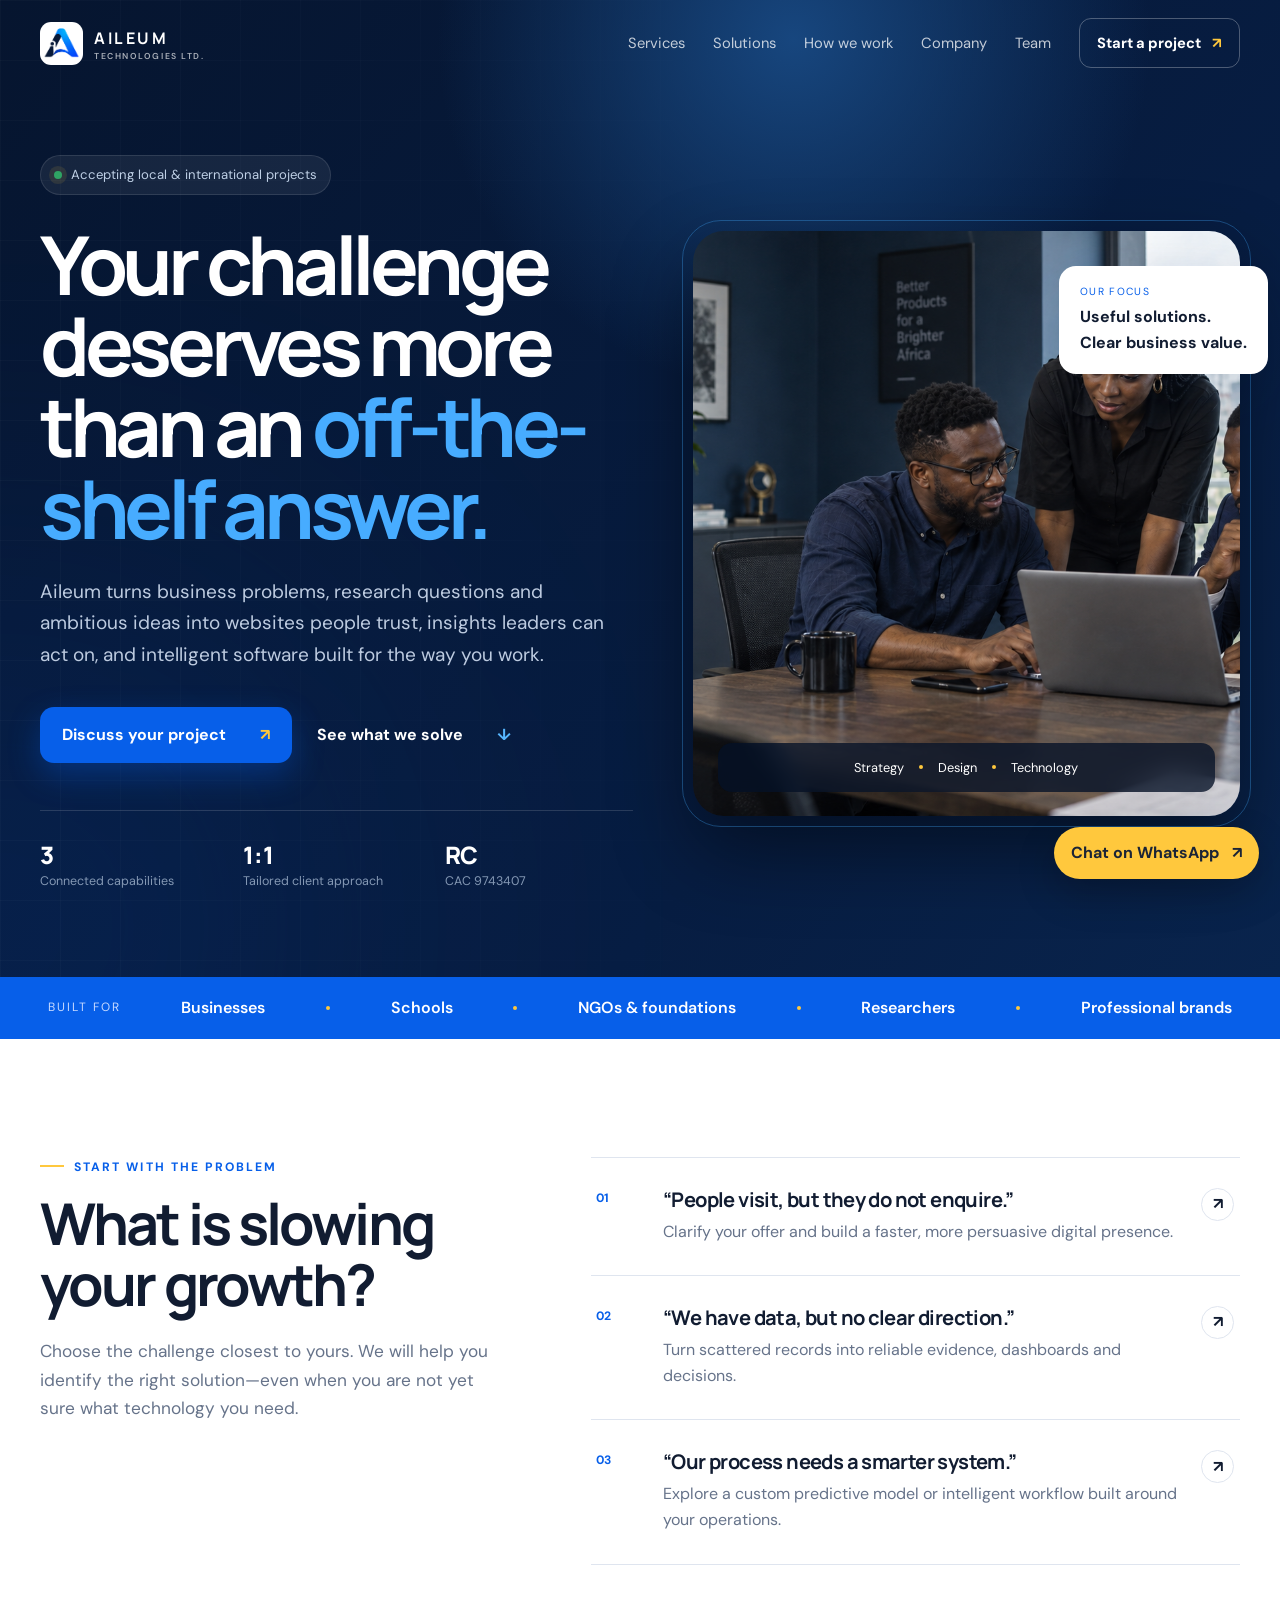
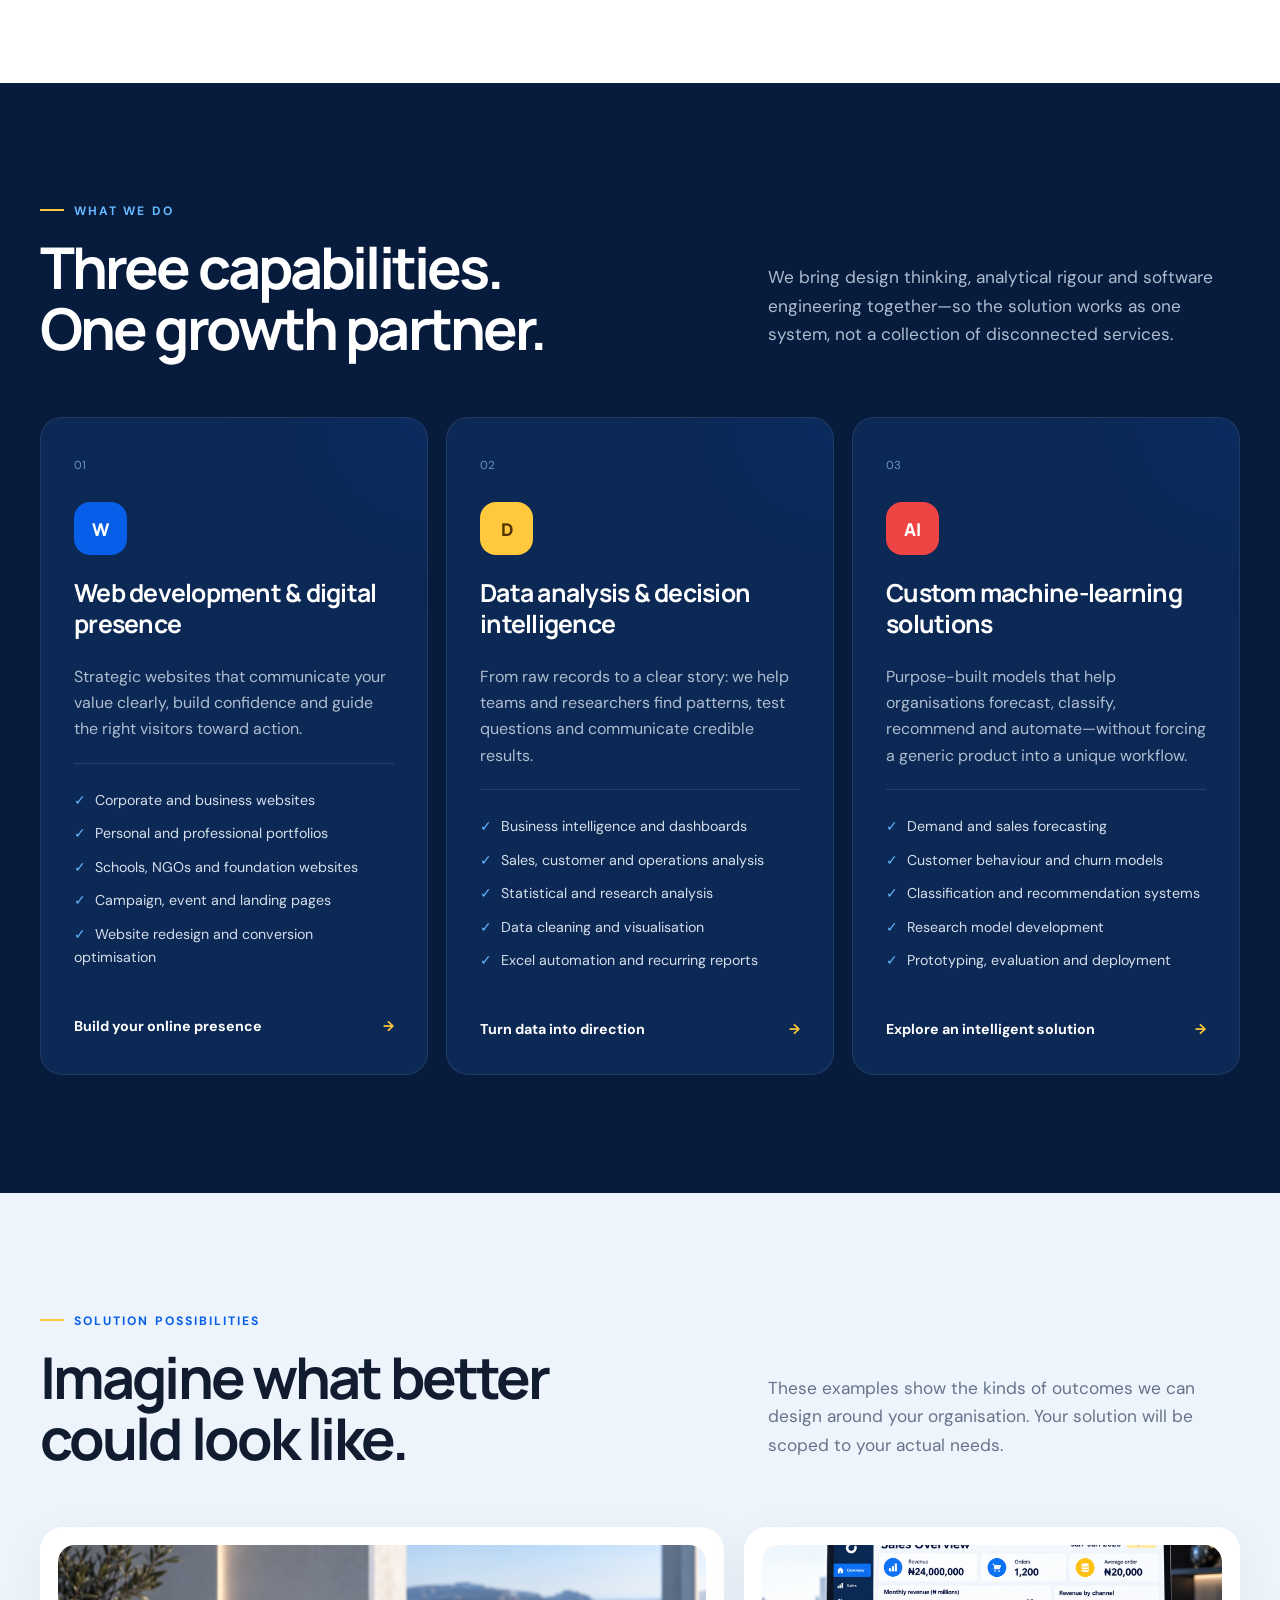
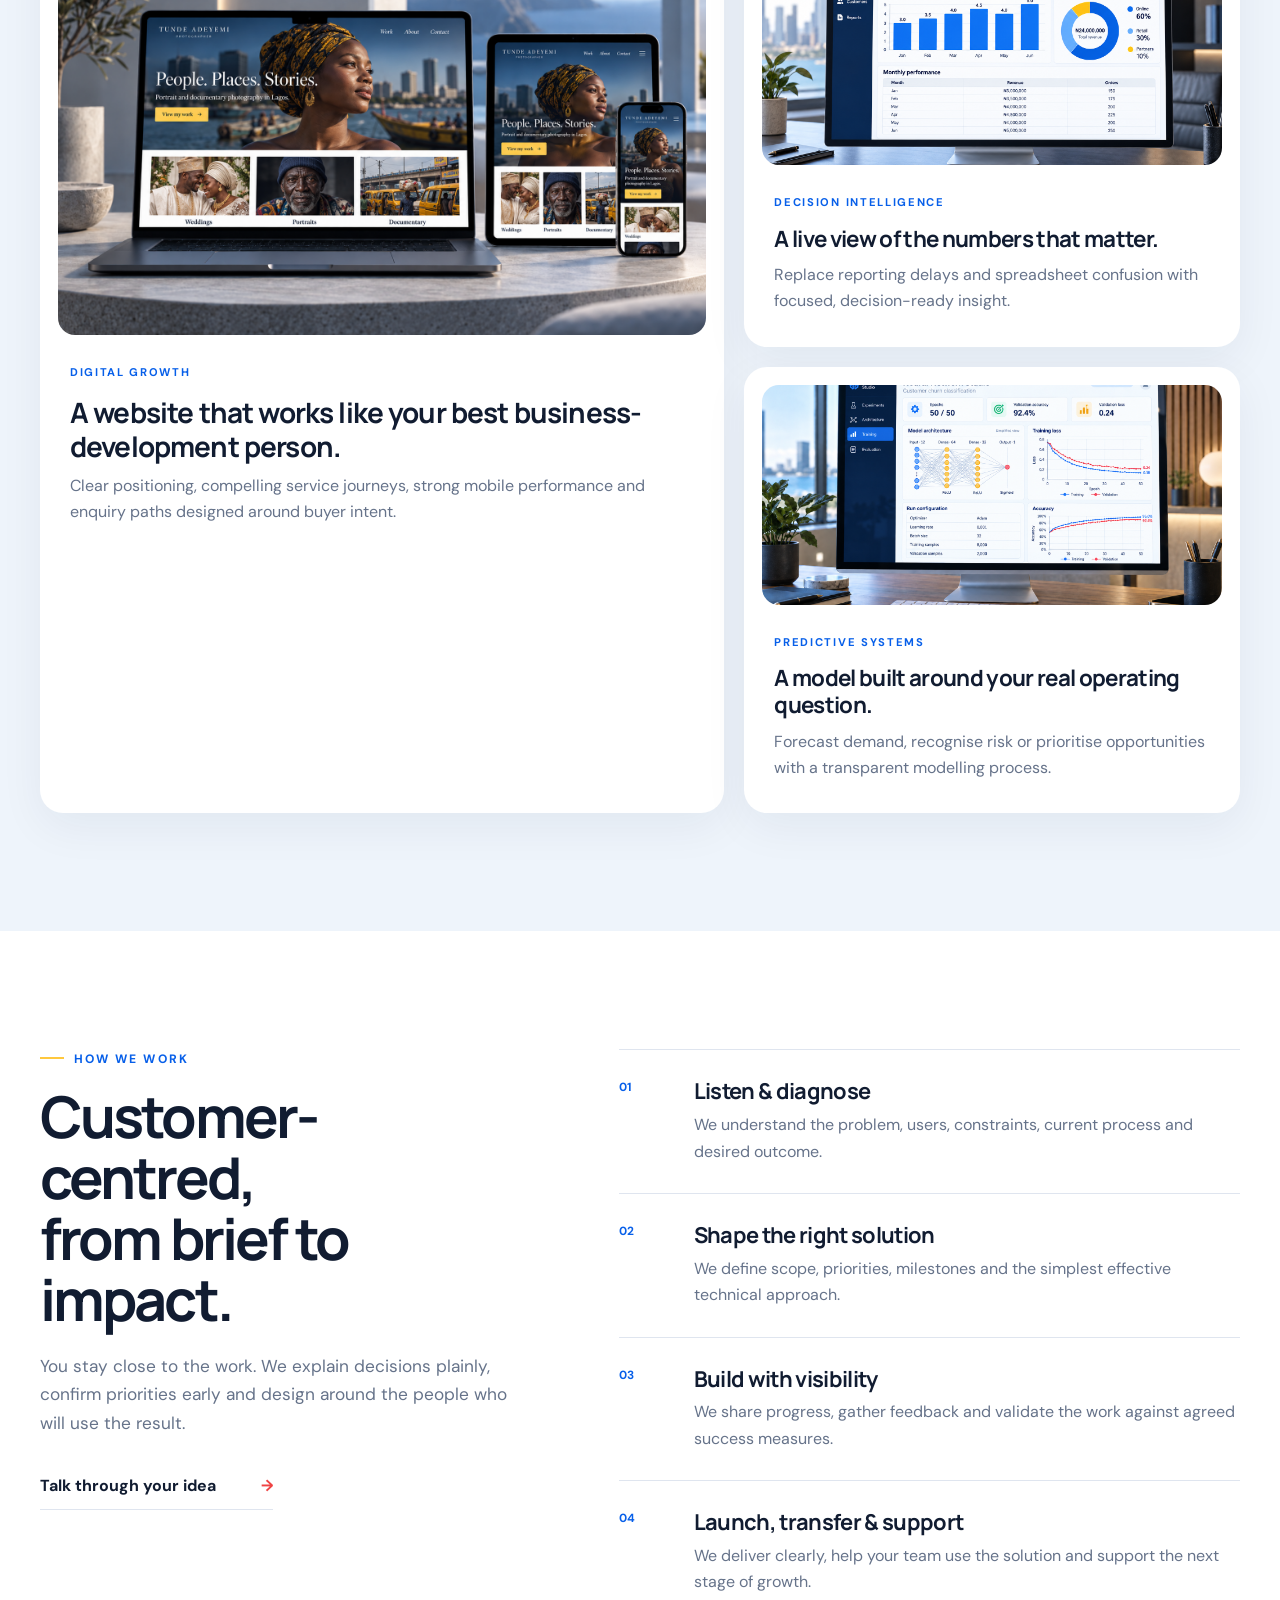
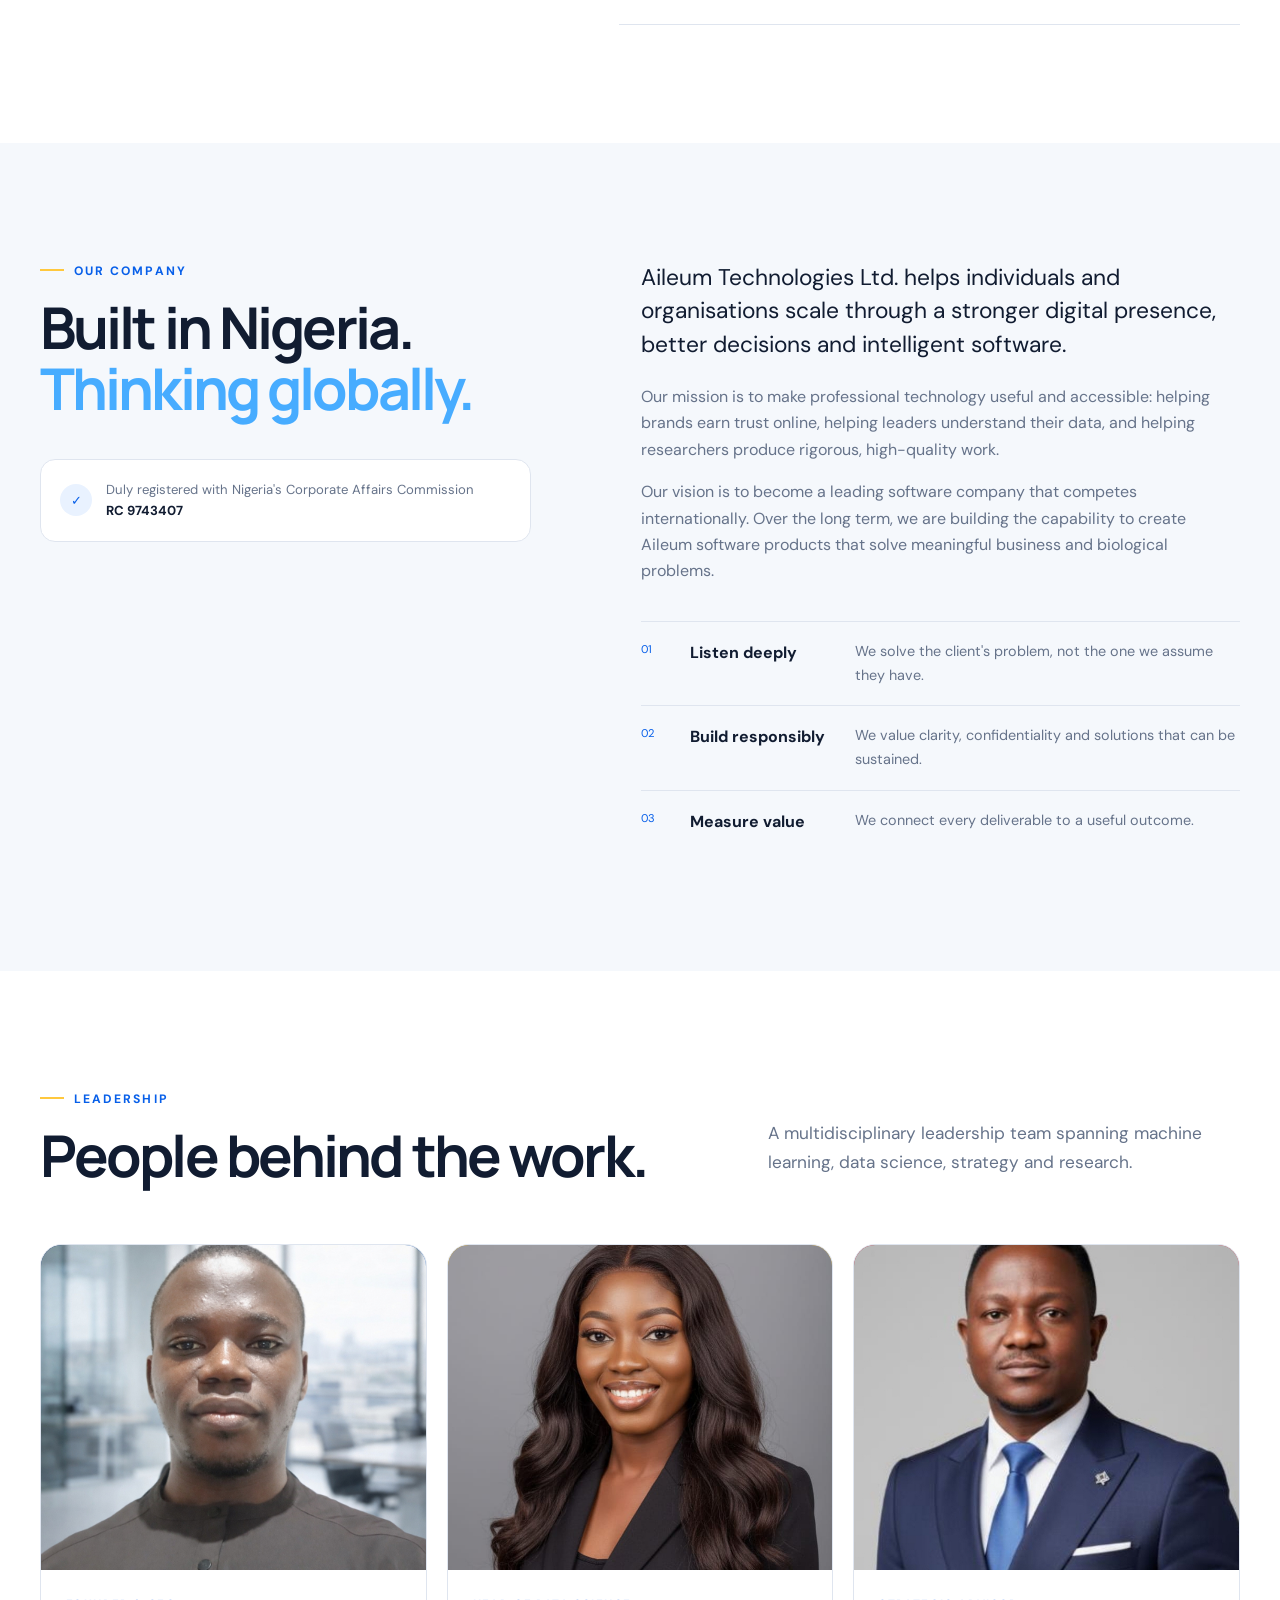
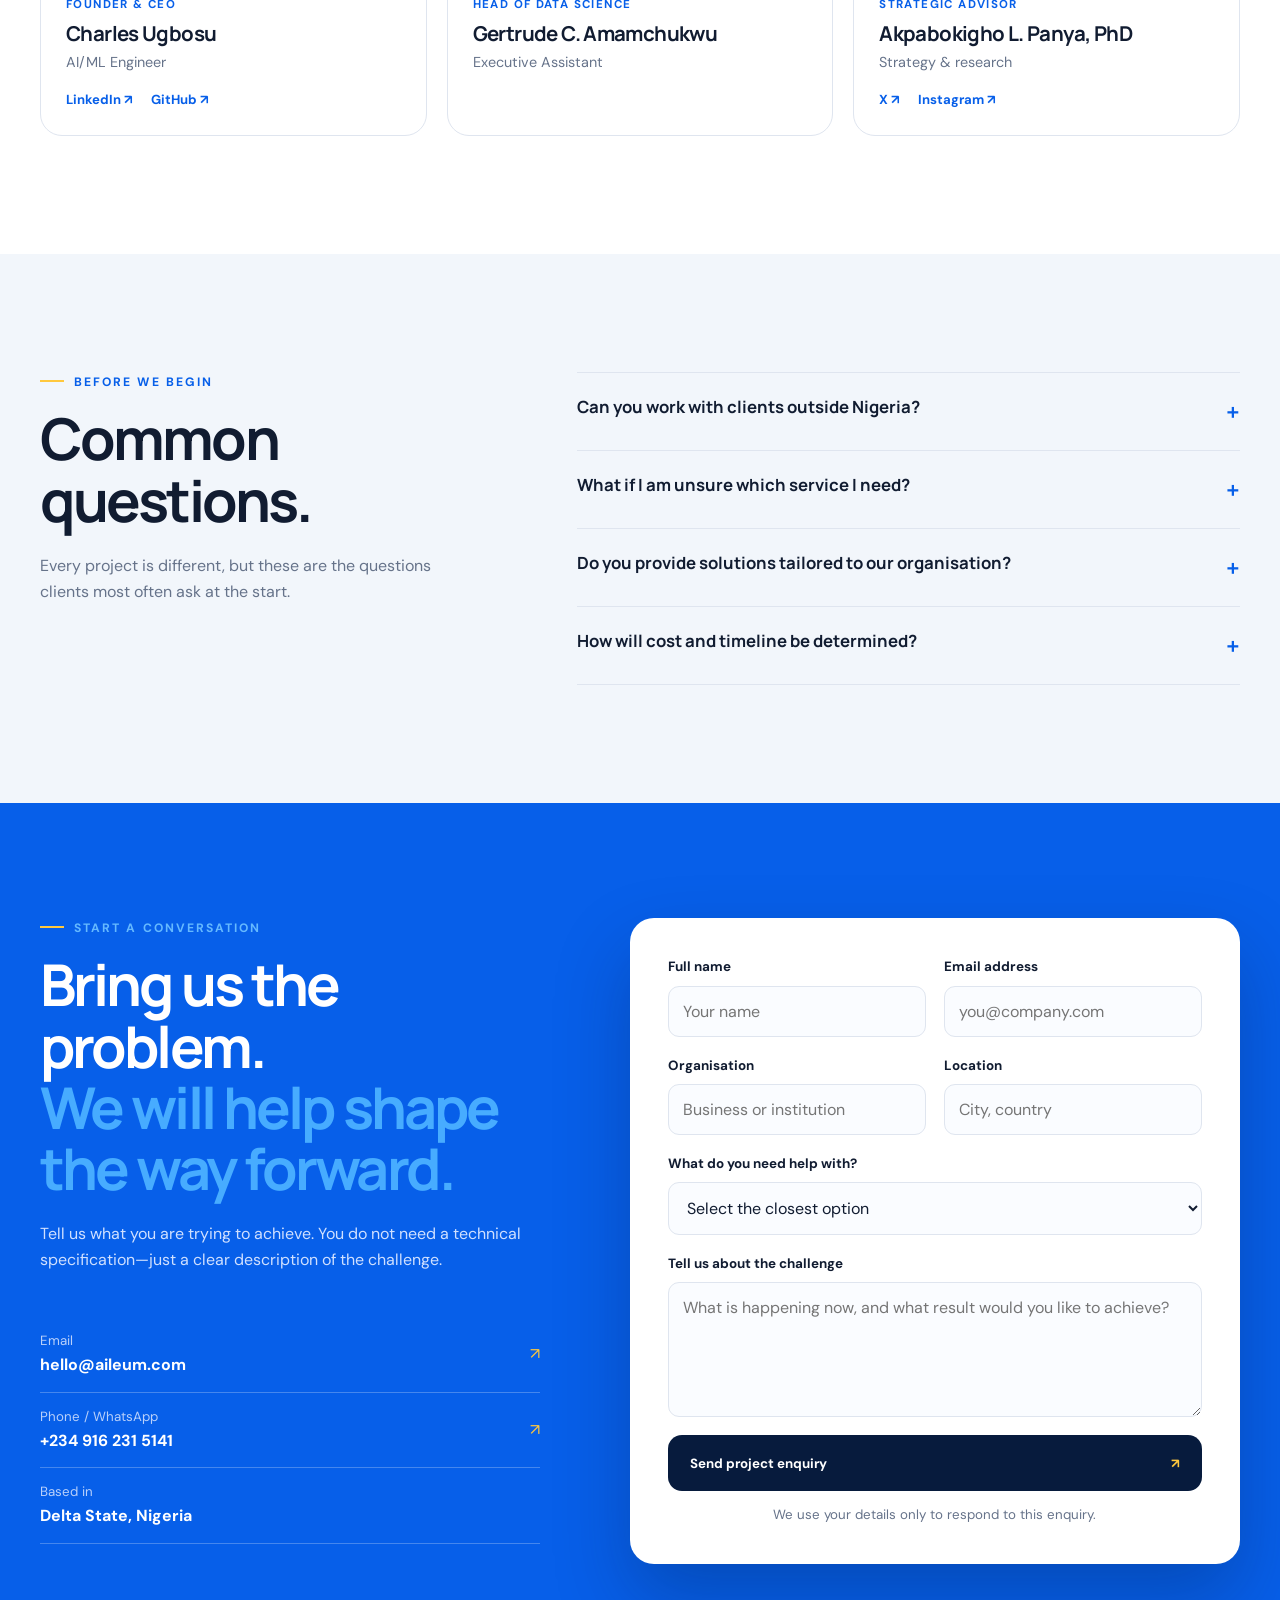
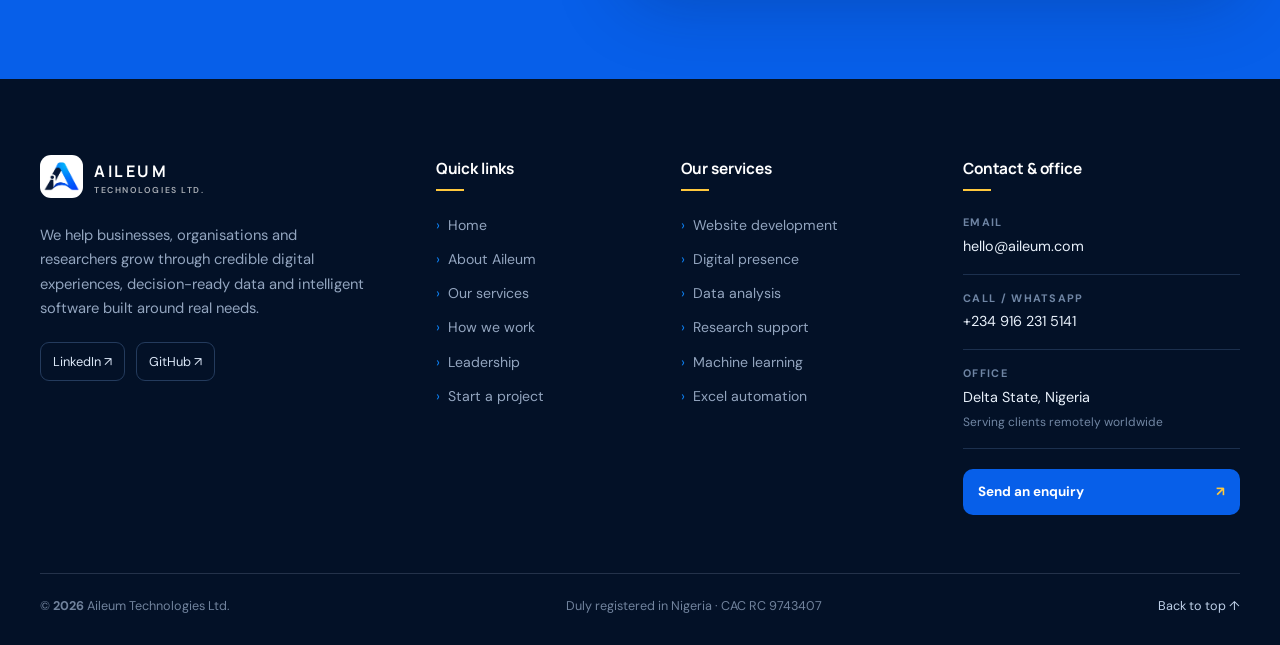
<file: index.html>
<!doctype html>
<html lang="en">
  <head>
    <meta charset="utf-8" />
    <meta name="viewport" content="width=device-width, initial-scale=1" />
    <meta
      name="description"
      content="Aileum Technologies builds high-converting websites, delivers decision-ready data analysis, and develops custom machine-learning solutions for organisations and researchers."
    />
    <meta name="theme-color" content="#071b3d" />
    <link rel="canonical" href="https://aileum.com/" />
    <link rel="preconnect" href="https://fonts.googleapis.com" />
    <link rel="preconnect" href="https://fonts.gstatic.com" crossorigin />

<!-- Google Tag Manager -->
<script>(function(w,d,s,l,i){w[l]=w[l]||[];w[l].push({'gtm.start':
new Date().getTime(),event:'gtm.js'});var f=d.getElementsByTagName(s)[0],
j=d.createElement(s),dl=l!='dataLayer'?'&l='+l:'';j.async=true;j.src=
'https://www.googletagmanager.com/gtm.js?id='+i+dl;f.parentNode.insertBefore(j,f);
})(window,document,'script','dataLayer','GTM-M5GXSX4R');</script>
<!-- End Google Tag Manager -->

<!-- Google tag (gtag.js) -->
<script async src="https://www.googletagmanager.com/gtag/js?id=G-2WQBW3ZG41"></script>
<script>
  window.dataLayer = window.dataLayer || [];
  function gtag(){dataLayer.push(arguments);}
  gtag('js', new Date());

  gtag('config', 'G-2WQBW3ZG41');
</script>

    <link
      href="https://fonts.googleapis.com/css2?family=DM+Sans:wght@400;500;600;700&family=Manrope:wght@600;700;800&display=swap"
      rel="stylesheet"
    />
    <!-- ===== FAVICONS & APP ICONS ===== -->
    <!-- Standard favicon -->
    <link rel="icon" type="image/png" sizes="16x16" href="favicon-16x16.png" />
    <link rel="icon" type="image/png" sizes="32x32" href="favicon-32x32.png" />
    <link rel="shortcut icon" href="favicon.ico" />
    
    <!-- Apple Touch Icon (for iOS devices) -->
    <link rel="apple-touch-icon" sizes="180x180" href="apple-touch-icon.png" />
    
    <!-- Android Chrome icons -->
    <link rel="icon" type="image/png" sizes="192x192" href="android-chrome-192x192.png" />
    <link rel="icon" type="image/png" sizes="512x512" href="android-chrome-512x512.png" />
    
    <!-- Web App Manifest (for PWA support) -->
    <!--<link rel="manifest" href="site.webmanifest" /> -->
    
    <link rel="stylesheet" href="assets/css/style.css" />
    <title>Aileum Technologies | Web, Data & Machine Learning Solutions</title>
  </head>
  <body>

<!-- Google Tag Manager (noscript) -->
<noscript><iframe src="https://www.googletagmanager.com/ns.html?id=GTM-M5GXSX4R"
height="0" width="0" style="display:none;visibility:hidden"></iframe></noscript>
<!-- End Google Tag Manager (noscript) -->

    <a class="skip-link" href="#main">Skip to main content</a>
    <header class="site-header" id="top">
      <div class="container navbar">
        <a class="logo" href="#top" aria-label="Aileum Technologies home">
          <img src="images/aileum.png" alt="" onerror="this.hidden=true" />
          <span><strong>AILEUM</strong><small>TECHNOLOGIES LTD.</small></span>
        </a>
        <button
          class="menu-toggle"
          aria-expanded="false"
          aria-controls="main-nav"
        >
          <span></span><span></span><span></span
          ><b class="sr-only">Open menu</b>
        </button>
        <nav id="main-nav" aria-label="Main navigation">
          <a href="#services">Services</a><a href="#solutions">Solutions</a
          ><a href="#process">How we work</a><a href="#about">Company</a
          ><a href="#team">Team</a>
          <a class="nav-cta" href="#contact">Start a project <span>↗</span></a>
        </nav>
      </div>
    </header>

    <main id="main">
      <section class="hero">
        <div class="container hero-grid">
          <div class="hero-content reveal">
            <div class="availability">
              <i></i> Accepting local &amp; international projects
            </div>
            <h1>
              Your challenge deserves more than an
              <em>off-the-shelf answer.</em>
            </h1>
            <p class="hero-lead">
              Aileum turns business problems, research questions and ambitious
              ideas into websites people trust, insights leaders can act on, and
              intelligent software built for the way you work.
            </p>
            <div class="hero-actions">
              <a class="btn btn-primary" href="#contact"
                >Discuss your project <span>↗</span></a
              ><a class="btn btn-link" href="#services"
                >See what we solve <span>↓</span></a
              >
            </div>
            <div class="hero-proof">
              <div><strong>3</strong><span>Connected capabilities</span></div>
              <div>
                <strong>1:1</strong><span>Tailored client approach</span>
              </div>
              <div><strong>RC</strong><span>CAC 9743407</span></div>
            </div>
          </div>
          <div class="hero-visual reveal">
            <img
              src="images/aileum-team-hero.png"
              alt="African technology professionals collaborating on an analytics solution"
              width="1792"
              height="919"
            />
            <div class="visual-caption">
              <span>Strategy</span><i></i><span>Design</span><i></i
              ><span>Technology</span>
            </div>
            <div class="result-card">
              <small>Our focus</small
              ><strong>Useful solutions.<br />Clear business value.</strong>
            </div>
          </div>
        </div>
      </section>

      <section class="client-bar" aria-label="Who we serve">
          <div class="client-bar-track">
            <div class="client-bar-group">
              <span>Built for</span>
              <p>Businesses</p>
              <i></i>
              <p>Schools</p>
              <i></i>
              <p>NGOs &amp; foundations</p>
              <i></i>
              <p>Researchers</p>
              <i></i>
              <p>Professional brands</p>
            </div>
        
            <!-- Duplicate content creates a seamless loop. -->
            <div class="client-bar-group" aria-hidden="true">
              <span>Built for</span>
              <p>Businesses</p>
              <i></i>
              <p>Schools</p>
              <i></i>
              <p>NGOs &amp; foundations</p>
              <i></i>
              <p>Researchers</p>
              <i></i>
              <p>Professional brands</p>
            </div>
          </div>
      </section>

      <section class="section problem-section">
        <div class="container problem-grid">
          <div class="section-intro reveal">
            <p class="eyebrow">Start with the problem</p>
            <h2>What is slowing your growth?</h2>
            <p>
              Choose the challenge closest to yours. We will help you identify
              the right solution—even when you are not yet sure what technology
              you need.
            </p>
          </div>
          <div class="problem-list">
            <a class="problem reveal" href="#contact"
              ><span>01</span>
              <div>
                <h3>“People visit, but they do not enquire.”</h3>
                <p>
                  Clarify your offer and build a faster, more persuasive digital
                  presence.
                </p>
              </div>
              <b>↗</b></a
            >
            <a class="problem reveal" href="#contact"
              ><span>02</span>
              <div>
                <h3>“We have data, but no clear direction.”</h3>
                <p>
                  Turn scattered records into reliable evidence, dashboards and
                  decisions.
                </p>
              </div>
              <b>↗</b></a
            >
            <a class="problem reveal" href="#contact"
              ><span>03</span>
              <div>
                <h3>“Our process needs a smarter system.”</h3>
                <p>
                  Explore a custom predictive model or intelligent workflow
                  built around your operations.
                </p>
              </div>
              <b>↗</b></a
            >
          </div>
        </div>
      </section>

      <section class="section services" id="services">
        <div class="container">
          <div class="heading-row reveal">
            <div>
              <p class="eyebrow eyebrow-light">What we do</p>
              <h2>Three capabilities.<br />One growth partner.</h2>
            </div>
            <p>
              We bring design thinking, analytical rigour and software
              engineering together—so the solution works as one system, not a
              collection of disconnected services.
            </p>
          </div>
          <div class="service-grid">
            <article class="service-card reveal">
              <span class="number">01</span>
              <div class="service-symbol">W</div>
              <h3>Web development &amp; digital presence</h3>
              <p>
                Strategic websites that communicate your value clearly, build
                confidence and guide the right visitors toward action.
              </p>
              <ul>
                <li>Corporate and business websites</li>
                <li>Personal and professional portfolios</li>
                <li>Schools, NGOs and foundation websites</li>
                <li>Campaign, event and landing pages</li>
                <li>Website redesign and conversion optimisation</li>
              </ul>
              <a href="#contact">Build your online presence <span>→</span></a>
            </article>
            <article class="service-card reveal">
              <span class="number">02</span>
              <div class="service-symbol">D</div>
              <h3>Data analysis &amp; decision intelligence</h3>
              <p>
                From raw records to a clear story: we help teams and researchers
                find patterns, test questions and communicate credible results.
              </p>
              <ul>
                <li>Business intelligence and dashboards</li>
                <li>Sales, customer and operations analysis</li>
                <li>Statistical and research analysis</li>
                <li>Data cleaning and visualisation</li>
                <li>Excel automation and recurring reports</li>
              </ul>
              <a href="#contact">Turn data into direction <span>→</span></a>
            </article>
            <article class="service-card reveal">
              <span class="number">03</span>
              <div class="service-symbol">AI</div>
              <h3>Custom machine-learning solutions</h3>
              <p>
                Purpose-built models that help organisations forecast, classify,
                recommend and automate—without forcing a generic product into a
                unique workflow.
              </p>
              <ul>
                <li>Demand and sales forecasting</li>
                <li>Customer behaviour and churn models</li>
                <li>Classification and recommendation systems</li>
                <li>Research model development</li>
                <li>Prototyping, evaluation and deployment</li>
              </ul>
              <a href="#contact"
                >Explore an intelligent solution <span>→</span></a
              >
            </article>
          </div>
        </div>
      </section>

      <section class="section solutions" id="solutions">
        <div class="container">
          <div class="heading-row dark reveal">
            <div>
              <p class="eyebrow">Solution possibilities</p>
              <h2>Imagine what better<br />could look like.</h2>
            </div>
            <p>
              These examples show the kinds of outcomes we can design around
              your organisation. Your solution will be scoped to your actual
              needs.
            </p>
          </div>
          <div class="solution-grid">
            <article class="solution-card large reveal">
              <img
                class="solution-image"
                src="images/solution-web-development.png"
                alt="Responsive business website displayed on a laptop, tablet and mobile phone"
                loading="lazy"
              />
              <div class="solution-copy">
                <span>Digital growth</span>
                <h3>
                  A website that works like your best business-development
                  person.
                </h3>
                <p>
                  Clear positioning, compelling service journeys, strong mobile
                  performance and enquiry paths designed around buyer intent.
                </p>
              </div>
            </article>
            <article class="solution-card reveal">
              <img
                class="solution-image"
                src="images/solution-data-dashboard.png"
                alt="Business intelligence dashboard with performance charts and key indicators"
                loading="lazy"
              />
              <div class="solution-copy">
                <span>Decision intelligence</span>
                <h3>A live view of the numbers that matter.</h3>
                <p>
                  Replace reporting delays and spreadsheet confusion with
                  focused, decision-ready insight.
                </p>
              </div>
            </article>
            <article class="solution-card reveal">
              <img
                class="solution-image"
                src="images/solution-machine-learning.png"
                alt="Machine-learning prediction workflow and forecast visualisation"
                loading="lazy"
              />
              <div class="solution-copy">
                <span>Predictive systems</span>
                <h3>A model built around your real operating question.</h3>
                <p>
                  Forecast demand, recognise risk or prioritise opportunities
                  with a transparent modelling process.
                </p>
              </div>
            </article>
          </div>
        </div>
      </section>

      <section class="section process" id="process">
        <div class="container process-grid">
          <div class="process-intro reveal">
            <p class="eyebrow">How we work</p>
            <h2>Customer-centred,<br />from brief to impact.</h2>
            <p>
              You stay close to the work. We explain decisions plainly, confirm
              priorities early and design around the people who will use the
              result.
            </p>
            <a class="inline-link" href="#contact"
              >Talk through your idea <span>→</span></a
            >
          </div>
          <ol class="process-list">
            <li class="reveal">
              <b>01</b>
              <div>
                <h3>Listen &amp; diagnose</h3>
                <p>
                  We understand the problem, users, constraints, current process
                  and desired outcome.
                </p>
              </div>
            </li>
            <li class="reveal">
              <b>02</b>
              <div>
                <h3>Shape the right solution</h3>
                <p>
                  We define scope, priorities, milestones and the simplest
                  effective technical approach.
                </p>
              </div>
            </li>
            <li class="reveal">
              <b>03</b>
              <div>
                <h3>Build with visibility</h3>
                <p>
                  We share progress, gather feedback and validate the work
                  against agreed success measures.
                </p>
              </div>
            </li>
            <li class="reveal">
              <b>04</b>
              <div>
                <h3>Launch, transfer &amp; support</h3>
                <p>
                  We deliver clearly, help your team use the solution and
                  support the next stage of growth.
                </p>
              </div>
            </li>
          </ol>
        </div>
      </section>

      <section class="section about" id="about">
        <div class="container about-grid">
          <div class="about-title reveal">
            <p class="eyebrow">Our company</p>
            <h2>Built in Nigeria.<br /><em>Thinking globally.</em></h2>
            <div class="registered">
              <i>✓</i
              ><span
                >Duly registered with Nigeria's Corporate Affairs Commission<br /><strong
                  >RC 9743407</strong
                ></span
              >
            </div>
          </div>
          <div class="about-content reveal">
            <p class="lead">
              Aileum Technologies Ltd. helps individuals and organisations scale
              through a stronger digital presence, better decisions and
              intelligent software.
            </p>
            <p>
              Our mission is to make professional technology useful and
              accessible: helping brands earn trust online, helping leaders
              understand their data, and helping researchers produce rigorous,
              high-quality work.
            </p>
            <p>
              Our vision is to become a leading software company that competes
              internationally. Over the long term, we are building the
              capability to create Aileum software products that solve
              meaningful business and biological problems.
            </p>
            <div class="principles">
              <div>
                <span>01</span><strong>Listen deeply</strong>
                <p>
                  We solve the client's problem, not the one we assume they
                  have.
                </p>
              </div>
              <div>
                <span>02</span><strong>Build responsibly</strong>
                <p>
                  We value clarity, confidentiality and solutions that can be
                  sustained.
                </p>
              </div>
              <div>
                <span>03</span><strong>Measure value</strong>
                <p>We connect every deliverable to a useful outcome.</p>
              </div>
            </div>
          </div>
        </div>
      </section>

      <section class="section team" id="team">
        <div class="container">
          <div class="heading-row dark reveal">
            <div>
              <p class="eyebrow">Leadership</p>
              <h2>People behind the work.</h2>
            </div>
            <p>
              A multidisciplinary leadership team spanning machine learning,
              data science, strategy and research.
            </p>
          </div>
          <div class="team-grid">
            <article class="person reveal">
              <div class="person-photo">
                <img
                  src="images/charles_ugbosu.png"
                  alt="Charles Ugbosu"
                  loading="lazy"
                /><span>CU</span>
              </div>
              <div class="person-info">
                <p>Founder &amp; CEO</p>
                <h3>Charles Ugbosu</h3>
                <span>AI/ML Engineer</span>
                <div>
                  <a
                    href="https://www.linkedin.com/in/charles-ugbosu-269150221"
                    target="_blank"
                    rel="noopener"
                    >LinkedIn ↗</a
                  ><a
                    href="https://github.com/Uczas"
                    target="_blank"
                    rel="noopener"
                    >GitHub ↗</a
                  >
                </div>
              </div>
            </article>
            <article class="person reveal">
              <div class="person-photo yellow">
                <img
                  src="images/gertrude.jpg"
                  alt="Gertrude C. Amamchukwu"
                  loading="lazy"
                /><span>GA</span>
              </div>
              <div class="person-info">
                <p>Head of Data Science</p>
                <h3>Gertrude C. Amamchukwu</h3>
                <span>Executive Assistant</span>
              </div>
            </article>
            <article class="person reveal">
              <div class="person-photo red">
                <img
                  src="images/panya.jpg"
                  alt="Akpabokigho L. Panya"
                  loading="lazy"
                /><span>AP</span>
              </div>
              <div class="person-info">
                <p>Strategic Advisor</p>
                <h3>Akpabokigho L. Panya, PhD</h3>
                <span>Strategy &amp; research</span>
                <div>
                  <a
                    href="https://x.com/IghoLight"
                    target="_blank"
                    rel="noopener"
                    >X ↗</a
                  ><a
                    href="https://www.instagram.com/igholight123"
                    target="_blank"
                    rel="noopener"
                    >Instagram ↗</a
                  >
                </div>
              </div>
            </article>
          </div>
        </div>
      </section>

      <section class="section faq">
        <div class="container faq-grid">
          <div class="reveal">
            <p class="eyebrow">Before we begin</p>
            <h2>Common questions.</h2>
            <p>
              Every project is different, but these are the questions clients
              most often ask at the start.
            </p>
          </div>
          <div class="accordion">
            <details class="reveal">
              <summary>
                Can you work with clients outside Nigeria?<span>+</span>
              </summary>
              <p>
                Yes. Our process supports remote discovery, reviews and
                delivery, making it practical to work with clients locally and
                internationally.
              </p>
            </details>
            <details class="reveal">
              <summary>
                What if I am unsure which service I need?<span>+</span>
              </summary>
              <p>
                That is completely fine. Describe the problem and the outcome
                you want. We will help determine whether the best response is a
                website, analysis, model or a combination.
              </p>
            </details>
            <details class="reveal">
              <summary>
                Do you provide solutions tailored to our organisation?<span
                  >+</span
                >
              </summary>
              <p>
                Yes. Customer-centred delivery is central to our approach.
                Scope, features and technical choices are based on your users,
                processes, constraints and priorities.
              </p>
            </details>
            <details class="reveal">
              <summary>
                How will cost and timeline be determined?<span>+</span>
              </summary>
              <p>
                After an initial discussion, we define the scope and provide a
                clear proposal. Cost and timing depend on complexity, content
                readiness, integrations, data condition and delivery
                requirements.
              </p>
            </details>
          </div>
        </div>
      </section>

      <section class="contact" id="contact">
        <div class="container contact-grid">
          <div class="contact-copy reveal">
            <p class="eyebrow eyebrow-light">Start a conversation</p>
            <h2>
              Bring us the problem.<br /><em
                >We will help shape the way forward.</em
              >
            </h2>
            <p>
              Tell us what you are trying to achieve. You do not need a
              technical specification—just a clear description of the challenge.
            </p>
            <div class="contact-details">
              <a href="mailto:hello@aileum.com"
                ><small>Email</small><strong>hello@aileum.com</strong
                ><span>↗</span></a
              ><a href="tel:+2349162315141"
                ><small>Phone / WhatsApp</small
                ><strong>+234 916 231 5141</strong><span>↗</span></a
              >
              <div>
                <small>Based in</small><strong>Delta State, Nigeria</strong>
              </div>
            </div>
          </div>
          <form
            class="project-form reveal"
            action="https://formspree.io/f/xwlkkyrv"
            method="POST"
          >
            <div class="form-row">
              <label
                >Full name<input
                  type="text"
                  name="name"
                  autocomplete="name"
                  placeholder="Your name"
                  required /></label
              ><label
                >Email address<input
                  type="email"
                  name="email"
                  autocomplete="email"
                  placeholder="you@company.com"
                  required
              /></label>
            </div>
            <div class="form-row">
              <label
                >Organisation<input
                  type="text"
                  name="organisation"
                  placeholder="Business or institution" /></label
              ><label
                >Location<input
                  type="text"
                  name="location"
                  placeholder="City, country"
              /></label>
            </div>
            <label
              >What do you need help with?<select name="service" required>
                <option value="" disabled selected>
                  Select the closest option
                </option>
                <option>Website and digital presence</option>
                <option>Data analysis or research</option>
                <option>Custom machine learning</option>
                <option>A combination of services</option>
                <option>I am not sure yet</option>
              </select></label
            ><label
              >Tell us about the challenge<textarea
                name="message"
                rows="5"
                placeholder="What is happening now, and what result would you like to achieve?"
                required
              ></textarea></label
            ><button class="btn form-submit" type="submit">
              Send project enquiry <span>↗</span>
            </button>
            <p class="form-status" role="status" aria-live="polite"></p>
            <small>We use your details only to respond to this enquiry.</small>
          </form>
        </div>
      </section>
    </main>

    <footer class="site-footer">
      <div class="container footer-main">
        <div class="footer-company">
          <a class="logo footer-logo" href="#top">
            <img src="images/aileum.png" alt="" onerror="this.hidden=true" />
            <span>
              <strong>AILEUM</strong>
              <small>TECHNOLOGIES LTD.</small>
            </span>
          </a>
          <p>
            We help businesses, organisations and researchers grow through
            credible digital experiences, decision-ready data and intelligent
            software built around real needs.
          </p>
          <div class="footer-socials" aria-label="Aileum social links">
            <a
              href="https://www.linkedin.com/company/aileum/"
              target="_blank"
              rel="noopener"
              >LinkedIn ↗</a
            >
            <a
              href="https://github.com/Aileum-Technologies-LTD"
              target="_blank"
              rel="noopener"
              >GitHub ↗</a
            >
          </div>
        </div>

        <div class="footer-column">
          <h3>Quick links</h3>
          <nav aria-label="Footer navigation">
            <a href="#top">Home</a>
            <a href="#about">About Aileum</a>
            <a href="#services">Our services</a>
            <a href="#process">How we work</a>
            <a href="#team">Leadership</a>
            <a href="#contact">Start a project</a>
          </nav>
        </div>

        <div class="footer-column">
          <h3>Our services</h3>
          <nav aria-label="Services">
            <a href="#services">Website development</a>
            <a href="#services">Digital presence</a>
            <a href="#services">Data analysis</a>
            <a href="#services">Research support</a>
            <a href="#services">Machine learning</a>
            <a href="#services">Excel automation</a>
          </nav>
        </div>

        <div class="footer-column footer-contact">
          <h3>Contact &amp; office</h3>
          <div class="footer-detail">
            <span>Email</span>
            <a href="mailto:hello@aileum.com">hello@aileum.com</a>
          </div>
          <div class="footer-detail">
            <span>Call / WhatsApp</span>
            <a href="tel:+2349162315141">+234 916 231 5141</a>
          </div>
          <div class="footer-detail">
            <span>Office</span>
            <p>Delta State, Nigeria</p>
            <small>Serving clients remotely worldwide</small>
          </div>
          <a class="footer-enquiry" href="#contact">
            Send an enquiry <span>↗</span>
          </a>
        </div>
      </div>
      <div class="container footer-bottom">
        <span>© <b id="year"></b> Aileum Technologies Ltd.</span>
        <span>Duly registered in Nigeria · CAC RC 9743407</span>
        <a href="#top" id="back-to-top">Back to top ↑</a>
      </div>
    </footer>
    <a
      class="whatsapp"
      href="https://wa.me/2349162315141?text=Hello%20Aileum%2C%20I%20would%20like%20to%20discuss%20a%20project."
      target="_blank"
      rel="noopener"
      aria-label="Chat with Aileum on WhatsApp"
      ><span>Chat on WhatsApp</span><b>↗</b></a
    >
    <script src="assets/js/main.js"></script>
  </body>
</html>
</file>
<file: assets/css/style.css>
:root {
  --blue: #075fe9;
  --blue2: #0d82f7;
  --navy: #071b3d;
  --navy2: #0b2856;
  --red: #ef4444;
  --yellow: #ffc83d;
  --ink: #111c31;
  --muted: #66738a;
  --line: #dfe5ef;
  --paper: #f5f8fc;
  --white: #fff;
  --max: 1200px;
  --radius: 24px;
  --shadow: 0 25px 70px rgba(7, 27, 61, 0.15);
}
* {
  box-sizing: border-box;
}
html {
  scroll-behavior: smooth;
}
body {
  margin: 0;
  background: #fff;
  color: var(--ink);
  font:
    400 1rem/1.65 "DM Sans",
    sans-serif;
  -webkit-font-smoothing: antialiased;
}
body,
button,
input,
select,
textarea {
  font-family: "DM Sans", sans-serif;
}
h1,
h2,
h3,
p {
  margin-top: 0;
}
h1,
h2,
h3,
.logo {
  font-family: "Manrope", sans-serif;
}
h1 {
  font-size: clamp(3.15rem, 6.35vw, 6.7rem);
  line-height: 1;
  letter-spacing: -0.065em;
  margin-bottom: 28px;
}
h2 {
  font-size: clamp(2.5rem, 4.5vw, 4.7rem);
  line-height: 1.06;
  letter-spacing: -0.05em;
  margin-bottom: 22px;
}
h3 {
  letter-spacing: -0.03em;
  line-height: 1.22;
}
a {
  color: inherit;
  text-decoration: none;
}
img {
  max-width: 100%;
  display: block;
}
.container {
  width: min(var(--max), calc(100% - 42px));
  margin-inline: auto;
}
.section {
  padding: 118px 0;
}
.skip-link {
  position: fixed;
  left: 12px;
  top: -80px;
  background: #fff;
  color: #111;
  padding: 10px 15px;
  z-index: 999;
}
.skip-link:focus {
  top: 12px;
}
.sr-only {
  position: absolute;
  width: 1px;
  height: 1px;
  overflow: hidden;
  clip: rect(0, 0, 0, 0);
}
.site-header {
  height: 86px;
  position: absolute;
  top: 0;
  left: 0;
  width: 100%;
  z-index: 50;
  color: #fff;
  transition: 0.3s;
}
.site-header.scrolled {
  position: fixed;
  background: rgba(7, 27, 61, 0.94);
  backdrop-filter: blur(15px);
  box-shadow: 0 8px 30px rgba(0, 0, 0, 0.16);
}
.navbar {
  height: 100%;
  display: flex;
  align-items: center;
  justify-content: space-between;
}
.logo {
  display: flex;
  align-items: center;
  gap: 11px;
  font-weight: 800;
  letter-spacing: 0.16em;
}
.logo img {
  width: 43px;
  height: 43px;
  object-fit: contain;
  background: #fff;
  border-radius: 11px;
  padding: 3px;
}
.logo strong,
.logo small {
  display: block;
}
.logo small {
  font: 600 0.54rem/1.2 "DM Sans";
  letter-spacing: 0.18em;
  opacity: 0.65;
}
.navbar nav {
  display: flex;
  align-items: center;
  gap: 28px;
  font-size: 0.92rem;
}
.navbar nav > a:not(.nav-cta) {
  opacity: 0.75;
}
.navbar nav > a:hover {
  opacity: 1;
}
.nav-cta {
  border: 1px solid rgba(255, 255, 255, 0.28);
  padding: 12px 17px;
  border-radius: 12px;
  font-weight: 700;
}
.nav-cta span {
  color: var(--yellow);
  margin-left: 8px;
}
.menu-toggle {
  display: none;
  background: none;
  border: 0;
}
.hero {
  min-height: 820px;
  padding: 155px 0 85px;
  color: #fff;
  background: radial-gradient(circle at 62% 4%, #17467e 0, transparent 29%),
    linear-gradient(130deg, #06152f, #071d42 68%, #09244d);
  overflow: hidden;
  position: relative;
}
.hero:before {
  content: "";
  position: absolute;
  width: 600px;
  height: 600px;
  border-radius: 50%;
  background: var(--blue);
  filter: blur(190px);
  opacity: 0.16;
  left: -300px;
  bottom: -250px;
}
.hero:after {
  content: "";
  position: absolute;
  inset: 0;
  background-image: linear-gradient(
      rgba(255, 255, 255, 0.025) 1px,
      transparent 1px
    ),
    linear-gradient(90deg, rgba(255, 255, 255, 0.025) 1px, transparent 1px);
  background-size: 60px 60px;
  mask-image: linear-gradient(to right, #000, transparent 70%);
}
.hero-grid {
  display: grid;
  grid-template-columns: 1.04fr 0.96fr;
  gap: 60px;
  align-items: center;
  position: relative;
  z-index: 2;
}
.hero-content em,
.about-title em,
.contact-copy em {
  font-style: normal;
  color: #47acff;
}
.availability {
  display: inline-flex;
  align-items: center;
  gap: 9px;
  color: #bfd0e6;
  background: rgba(255, 255, 255, 0.065);
  border: 1px solid rgba(255, 255, 255, 0.11);
  padding: 8px 13px;
  border-radius: 30px;
  font-size: 0.82rem;
  margin-bottom: 28px;
}
.availability i {
  width: 8px;
  height: 8px;
  border-radius: 50%;
  background: #2fa464;
  box-shadow: 0 0 0 5px rgba(255, 200, 61, 0.1);
}
.hero-lead {
  max-width: 700px;
  color: #bdcbe0;
  font-size: 1.19rem;
}
.hero-actions {
  display: flex;
  gap: 20px;
  align-items: center;
  margin: 37px 0 47px;
}
.btn {
  display: inline-flex;
  min-height: 56px;
  align-items: center;
  justify-content: space-between;
  gap: 34px;
  padding: 14px 22px;
  border: 0;
  border-radius: 14px;
  font-weight: 700;
  cursor: pointer;
}
.btn-primary {
  background: var(--blue);
  color: #fff;
  box-shadow: 0 12px 32px rgba(7, 95, 233, 0.33);
}
.btn-primary span,
.form-submit span {
  color: var(--yellow);
}
.btn-link {
  color: #fff;
  padding-inline: 5px;
}
.btn-link span {
  color: #56b6ff;
}
.hero-proof {
  display: grid;
  grid-template-columns: repeat(3, 1fr);
  padding-top: 27px;
  border-top: 1px solid rgba(255, 255, 255, 0.14);
  gap: 15px;
}
.hero-proof strong,
.hero-proof span {
  display: block;
}
.hero-proof strong {
  font: 800 1.5rem "Manrope";
}
.hero-proof span {
  font-size: 0.78rem;
  color: #8498b4;
}
.hero-visual {
  position: relative;
}
.hero-visual > img {
  height: 585px;
  width: 100%;
  object-fit: cover;
  object-position: 63% center;
  border-radius: 31px;
  box-shadow: 0 35px 80px rgba(0, 0, 0, 0.46);
}
.hero-visual:before {
  content: "";
  position: absolute;
  inset: -11px;
  border: 1px solid rgba(67, 170, 255, 0.32);
  border-radius: 39px;
}
.visual-caption {
  position: absolute;
  left: 25px;
  right: 25px;
  bottom: 24px;
  padding: 14px 18px;
  display: flex;
  justify-content: center;
  align-items: center;
  gap: 15px;
  border-radius: 14px;
  background: rgba(5, 18, 40, 0.77);
  backdrop-filter: blur(12px);
  font-size: 0.8rem;
}
.visual-caption i {
  width: 4px;
  height: 4px;
  border-radius: 50%;
  background: var(--yellow);
}
.result-card {
  position: absolute;
  right: -28px;
  top: 35px;
  background: #fff;
  color: var(--ink);
  padding: 17px 21px;
  border-radius: 17px;
  box-shadow: var(--shadow);
}
.result-card small,
.result-card strong {
  display: block;
}
.result-card small {
  color: var(--blue);
  text-transform: uppercase;
  letter-spacing: 0.13em;
  font-size: 0.65rem;
  margin-bottom: 4px;
}
.client-bar {
  background: var(--blue);
  color: #fff;
  padding: 18px 0;
}
.client-bar .container {
  display: flex;
  align-items: center;
  justify-content: space-between;
  gap: 18px;
}
.client-bar span {
  color: #c6d9ff;
  text-transform: uppercase;
  letter-spacing: 0.16em;
  font-size: 0.72rem;
}
.client-bar p {
  margin: 0;
  font-weight: 600;
  white-space: nowrap;
}
.client-bar i {
  width: 4px;
  height: 4px;
  border-radius: 50%;
  background: var(--yellow);
}
.problem-grid {
  display: grid;
  grid-template-columns: 0.82fr 1.18fr;
  gap: 100px;
}
.section-intro {
  position: sticky;
  top: 130px;
  align-self: start;
}
.section-intro > p:last-child {
  color: var(--muted);
  font-size: 1.08rem;
  max-width: 500px;
}
.eyebrow {
  text-transform: uppercase;
  letter-spacing: 0.17em;
  font-weight: 700;
  font-size: 0.76rem;
  color: var(--blue);
  margin-bottom: 16px;
}
.eyebrow:before {
  content: "";
  display: inline-block;
  width: 24px;
  height: 2px;
  background: var(--yellow);
  margin: 0 10px 4px 0;
}
.problem-list {
  border-top: 1px solid var(--line);
}
.problem {
  display: grid;
  grid-template-columns: 45px 1fr 34px;
  gap: 22px;
  padding: 30px 5px;
  border-bottom: 1px solid var(--line);
  transition: 0.3s;
}
.problem:hover {
  padding-left: 18px;
  background: var(--paper);
}
.problem > span {
  color: var(--blue);
  font-size: 0.76rem;
  font-weight: 700;
}
.problem h3 {
  font-size: 1.26rem;
  margin-bottom: 6px;
}
.problem p {
  color: var(--muted);
  margin: 0;
}
.problem b {
  width: 33px;
  height: 33px;
  border: 1px solid var(--line);
  border-radius: 50%;
  display: grid;
  place-items: center;
}
.services {
  background: var(--navy);
  color: #fff;
}
.heading-row {
  display: grid;
  grid-template-columns: 1.15fr 0.85fr;
  gap: 90px;
  align-items: end;
  margin-bottom: 58px;
}
.heading-row h2 {
  margin-bottom: 0;
}
.heading-row > p {
  margin: 0 0 10px;
  color: #aebcd0;
  font-size: 1.08rem;
}
.eyebrow-light {
  color: #65b9ff;
}
.service-grid {
  display: grid;
  grid-template-columns: repeat(3, 1fr);
  gap: 18px;
}
.service-card {
  position: relative;
  background: #0c2854;
  border: 1px solid rgba(255, 255, 255, 0.09);
  border-radius: 22px;
  padding: 33px;
  overflow: hidden;
  transition:
    transform 0.3s,
    border-color 0.3s;
}
.service-card:before {
  content: "";
  position: absolute;
  width: 120px;
  height: 120px;
  border-radius: 50%;
  background: var(--blue);
  filter: blur(80px);
  right: -60px;
  top: -60px;
  opacity: 0.25;
}
.service-card:hover {
  transform: translateY(-7px);
  border-color: #2c6ebf;
}
.number {
  font-size: 0.72rem;
  color: #7194bf;
}
.service-symbol {
  width: 53px;
  height: 53px;
  border-radius: 16px;
  margin: 25px 0 23px;
  display: grid;
  place-items: center;
  background: var(--blue);
  font: 800 1.1rem "Manrope";
}
.service-card:nth-child(2) .service-symbol {
  background: var(--yellow);
  color: #523800;
}
.service-card:nth-child(3) .service-symbol {
  background: var(--red);
}
.service-card h3 {
  font-size: 1.55rem;
  min-height: 58px;
}
.service-card p {
  color: #aebdd0;
}
.service-card ul {
  list-style: none;
  padding: 20px 0;
  margin: 20px 0;
  border-top: 1px solid rgba(255, 255, 255, 0.1);
  color: #d5deeb;
  font-size: 0.89rem;
}
.service-card li {
  padding: 5px 0;
}
.service-card li:before {
  content: "✓";
  color: #62b9ff;
  margin-right: 9px;
}
.service-card a {
  display: flex;
  justify-content: space-between;
  color: #fff;
  font-weight: 700;
  font-size: 0.89rem;
}
.service-card a span {
  color: var(--yellow);
}
.solutions {
  background: #eef4fb;
}
.dark > p {
  color: var(--muted);
}
.solution-grid {
  display: grid;
  grid-template-columns: 1.16fr 0.84fr;
  gap: 20px;
}
.solution-card {
  background: #fff;
  border-radius: 23px;
  padding: 18px;
  box-shadow: 0 14px 45px rgba(7, 27, 61, 0.06);
}
.solution-card.large {
  grid-row: span 2;
}

.solution-image {
  width: 100%;
  height: 220px;
  border-radius: 17px;
  object-fit: cover;
  object-position: center;
  background: var(--navy);
}

.solution-card.large .solution-image {
  height: 390px;
}

.mock {
  height: 220px;
  background: var(--navy);
  border-radius: 17px;
  position: relative;
  overflow: hidden;
}
.large .mock {
  height: 390px;
}
.website-mock {
  padding: 40px 34px;
  background: linear-gradient(145deg, #071b3d, #0e3b78);
}
.browser {
  position: absolute;
  left: 0;
  right: 0;
  top: 0;
  height: 27px;
  background: #e7edf5;
  padding: 10px;
}
.browser i {
  float: left;
  width: 6px;
  height: 6px;
  border-radius: 50%;
  background: #9ca8b8;
  margin-right: 5px;
}
.mock-nav,
.mock-title,
.mock-copy,
.mock-button,
.mock-panel span {
  background: #fff;
  border-radius: 5px;
}
.mock-nav {
  width: 70px;
  height: 8px;
  opacity: 0.7;
}
.mock-title {
  width: 70%;
  height: 35px;
  margin-top: 55px;
}
.mock-copy {
  width: 52%;
  height: 9px;
  margin-top: 15px;
  opacity: 0.55;
}
.mock-button {
  width: 85px;
  height: 26px;
  background: var(--yellow);
  margin-top: 25px;
}
.mock-panel {
  position: absolute;
  right: 28px;
  top: 70px;
  width: 37%;
  height: 230px;
  background: #fff;
  border-radius: 14px;
  padding: 20px;
}
.mock-panel span {
  display: block;
  background: #d8e6fa;
  height: 48px;
  margin-bottom: 13px;
}
.dashboard-mock {
  padding: 23px;
  background: #0b2a59;
}
.kpis {
  display: grid;
  grid-template-columns: repeat(3, 1fr);
  gap: 8px;
}
.kpis span {
  height: 34px;
  background: #164783;
  border-radius: 7px;
}
.bars {
  position: absolute;
  left: 25px;
  bottom: 26px;
  height: 120px;
  display: flex;
  gap: 9px;
  align-items: end;
}
.bars i {
  width: 16px;
  background: var(--blue2);
  border-radius: 4px 4px 0 0;
}
.bars i:nth-child(1) {
  height: 35%;
}
.bars i:nth-child(2) {
  height: 50%;
}
.bars i:nth-child(3) {
  height: 43%;
}
.bars i:nth-child(4) {
  height: 72%;
}
.bars i:nth-child(5) {
  height: 85%;
  background: var(--yellow);
}
.bars i:nth-child(6) {
  height: 100%;
}
.line {
  position: absolute;
  width: 120px;
  height: 70px;
  right: 25px;
  bottom: 42px;
  border-top: 3px solid var(--red);
  border-radius: 50%;
  transform: rotate(-12deg);
}
.model-mock {
  display: grid;
  place-items: center;
  background: radial-gradient(circle, #154b8c, #071b3d 65%);
}
.model-mock b {
  font: 800 3.2rem "Manrope";
  color: #fff;
}
.model-mock small {
  position: absolute;
  top: 135px;
  color: #8fa9c8;
}
.nodes i {
  position: absolute;
  width: 8px;
  height: 8px;
  background: var(--blue2);
  border-radius: 50%;
  box-shadow: 0 0 18px #3aa8ff;
}
.nodes i:nth-child(1) {
  left: 18%;
  top: 28%;
}
.nodes i:nth-child(2) {
  left: 27%;
  bottom: 25%;
  background: var(--yellow);
}
.nodes i:nth-child(3) {
  right: 17%;
  top: 33%;
  background: var(--red);
}
.nodes i:nth-child(4) {
  right: 26%;
  bottom: 20%;
}
.nodes i:nth-child(5) {
  left: 45%;
  top: 14%;
}
.nodes i:nth-child(6) {
  right: 42%;
  bottom: 10%;
}
.solution-copy {
  padding: 23px 12px 14px;
}
.solution-copy > span {
  font-size: 0.7rem;
  text-transform: uppercase;
  letter-spacing: 0.15em;
  color: var(--blue);
  font-weight: 700;
}
.solution-copy h3 {
  font-size: 1.4rem;
  margin: 10px 0;
}
.large .solution-copy h3 {
  font-size: 1.75rem;
}
.solution-copy p {
  margin: 0;
  color: var(--muted);
}
.process {
  background: #fff;
}
.process-grid {
  display: grid;
  grid-template-columns: 0.87fr 1.13fr;
  gap: 100px;
}
.process-intro {
  position: sticky;
  top: 130px;
  align-self: start;
}
.process-intro > p:not(.eyebrow) {
  color: var(--muted);
  font-size: 1.08rem;
}
.inline-link {
  display: inline-flex;
  gap: 45px;
  padding: 9px 0;
  border-bottom: 1px solid var(--line);
  font-weight: 700;
  margin-top: 10px;
}
.inline-link span {
  color: var(--red);
}
.process-list {
  margin: 0;
  padding: 0;
  list-style: none;
}
.process-list li {
  display: grid;
  grid-template-columns: 50px 1fr;
  gap: 25px;
  padding: 28px 0;
  border-bottom: 1px solid var(--line);
}
.process-list li:first-child {
  border-top: 1px solid var(--line);
}
.process-list b {
  font-size: 0.74rem;
  color: var(--blue);
}
.process-list h3 {
  font-size: 1.37rem;
  margin-bottom: 7px;
}
.process-list p {
  color: var(--muted);
  margin: 0;
}
.about {
  background: var(--paper);
}
.about-grid {
  display: grid;
  grid-template-columns: 0.9fr 1.1fr;
  gap: 110px;
}
.about-title {
  position: sticky;
  top: 130px;
  align-self: start;
}
.registered {
  display: flex;
  gap: 14px;
  align-items: center;
  margin-top: 40px;
  padding: 19px;
  border-radius: 15px;
  background: #fff;
  border: 1px solid var(--line);
  font-size: 0.82rem;
  color: var(--muted);
}
.registered i {
  display: grid;
  place-items: center;
  width: 32px;
  height: 32px;
  border-radius: 50%;
  background: #e9f2ff;
  color: var(--blue);
  font-style: normal;
}
.registered strong {
  color: var(--ink);
}
.about-content {
  color: var(--muted);
}
.about-content .lead {
  font-size: 1.42rem;
  line-height: 1.48;
  color: var(--ink);
}
.principles {
  margin-top: 36px;
}
.principles div {
  display: grid;
  grid-template-columns: 34px 150px 1fr;
  gap: 15px;
  border-top: 1px solid var(--line);
  padding: 18px 0;
  align-items: start;
}
.principles span {
  color: var(--blue);
  font-size: 0.7rem;
}
.principles strong {
  color: var(--ink);
}
.principles p {
  margin: 0;
  font-size: 0.9rem;
}
.team {
  background: #fff;
}
.team-grid {
  display: grid;
  grid-template-columns: repeat(3, 1fr);
  gap: 20px;
}
.person {
  border: 1px solid var(--line);
  border-radius: 22px;
  overflow: hidden;
  background: #fff;
}
.person-photo {
  height: 325px;
  position: relative;
  background: linear-gradient(145deg, #0b2d68, #147ded);
}
.person-photo.yellow {
  background: linear-gradient(145deg, #d39c03, #ffdb6b);
}
.person-photo.red {
  background: linear-gradient(145deg, #a91631, #f05c63);
}
.person-photo img {
  position: relative;
  z-index: 2;
  width: 100%;
  height: 100%;
  object-fit: cover;
}
.person-photo > span {
  position: absolute;
  inset: 0;
  display: grid;
  place-items: center;
  color: #fff;
  font: 800 5rem "Manrope";
  letter-spacing: -0.07em;
}
.person-info {
  padding: 25px;
}
.person-info > p {
  color: var(--blue);
  font-size: 0.72rem;
  letter-spacing: 0.12em;
  text-transform: uppercase;
  font-weight: 700;
  margin-bottom: 7px;
}
.person-info h3 {
  font-size: 1.28rem;
  margin-bottom: 3px;
}
.person-info > span {
  color: var(--muted);
  font-size: 0.9rem;
}
.person-info > div {
  display: flex;
  gap: 18px;
  margin-top: 13px;
  font-size: 0.82rem;
  color: var(--blue);
  font-weight: 700;
}
.faq {
  background: #f2f6fb;
}
.faq-grid {
  display: grid;
  grid-template-columns: 0.8fr 1.2fr;
  gap: 95px;
}
.faq-grid > div:first-child > p:last-child {
  color: var(--muted);
}
details {
  border-top: 1px solid var(--line);
}
details:last-child {
  border-bottom: 1px solid var(--line);
}
summary {
  list-style: none;
  cursor: pointer;
  padding: 22px 0;
  font: 700 1.05rem "Manrope";
  display: flex;
  justify-content: space-between;
  gap: 20px;
}
summary::-webkit-details-marker {
  display: none;
}
summary span {
  color: var(--blue);
  font-size: 1.5rem;
  transition: 0.2s;
}
details[open] summary span {
  transform: rotate(45deg);
}
details p {
  color: var(--muted);
  padding: 0 45px 22px 0;
}
.contact {
  padding: 115px 0;
  background: var(--blue);
  color: #fff;
}
.contact-grid {
  display: grid;
  grid-template-columns: 0.9fr 1.1fr;
  gap: 90px;
}
.contact-copy > p:not(.eyebrow) {
  color: #d0e0ff;
}
.contact-details {
  margin-top: 44px;
}
.contact-details > a,
.contact-details > div {
  position: relative;
  display: block;
  padding: 13px 40px 13px 0;
  border-bottom: 1px solid rgba(255, 255, 255, 0.25);
}
.contact-details small,
.contact-details strong {
  display: block;
}
.contact-details small {
  color: #b9d0fa;
}
.contact-details > a > span {
  position: absolute;
  right: 0;
  top: 24px;
  color: var(--yellow);
}
.project-form {
  background: #fff;
  color: var(--ink);
  padding: 38px;
  border-radius: 24px;
  box-shadow: 0 35px 75px rgba(4, 24, 65, 0.28);
}
.form-row {
  display: grid;
  grid-template-columns: 1fr 1fr;
  gap: 18px;
}
label {
  display: block;
  margin-bottom: 18px;
  font-weight: 700;
  font-size: 0.84rem;
}
input,
select,
textarea {
  display: block;
  width: 100%;
  margin-top: 7px;
  border: 1px solid var(--line);
  border-radius: 11px;
  background: #fafcff;
  color: var(--ink);
  padding: 14px;
  font-size: 1rem;
  outline: 0;
}
input:focus,
select:focus,
textarea:focus {
  border-color: var(--blue);
  box-shadow: 0 0 0 3px rgba(7, 95, 233, 0.1);
}
textarea {
  resize: vertical;
}
.form-submit {
  width: 100%;
  background: var(--navy);
  color: #fff;
}
.project-form > small {
  display: block;
  color: var(--muted);
  text-align: center;
  margin-top: 12px;
}
.form-status {
  font-size: 0.85rem;
  margin: 13px 0 0;
}
.form-status.success {
  color: #08794d;
}
.form-status.error {
  color: #c32929;
}
.site-footer {
  background: #031127;
  color: #fff;
  padding: 76px 0 28px;
}

.footer-main {
  display: grid;
  grid-template-columns: 1.35fr 0.75fr 0.9fr 1.1fr;
  gap: 56px;
  align-items: start;
}

.footer-company > p {
  max-width: 330px;
  margin: 25px 0 22px;
  margin: 0;
  color: #93a5bf;
  font-size: 0.92rem;
}

.footer-company > p {
  margin-top: 25px;
  margin-bottom: 22px;
}

.footer-socials {
  display: flex;
  flex-wrap: wrap;
  gap: 11px;
}

.footer-socials a {
  padding: 8px 12px;
  border: 1px solid #243b5d;
  border-radius: 9px;
  color: #dbe7f7;
  font-size: 0.8rem;
  transition: 0.25s;
}

.footer-socials a:hover {
  color: #fff;
  border-color: var(--blue2);
  background: #0a2854;
}

.footer-column h3 {
  margin: 5px 0 23px;
  color: #fff;
  font-size: 0.96rem;
  letter-spacing: -0.01em;
}

.footer-column h3::after {
  content: "";
  display: block;
  width: 28px;
  height: 2px;
  margin-top: 10px;
  background: var(--yellow);
}

.footer-column nav {
  display: grid;
  gap: 11px;
}

.footer-column nav a {
  color: #93a5bf;
  font-size: 0.88rem;
  transition: 0.25s;
}

.footer-column nav a::before {
  content: "›";
  margin-right: 8px;
  color: var(--blue2);
}

.footer-column nav a:hover {
  color: #fff;
  transform: translateX(3px);
}

.footer-detail {
  padding: 0 0 15px;
  margin-bottom: 15px;
  border-bottom: 1px solid #1c304e;
}

.footer-detail span,
.footer-detail a,
.footer-detail p,
.footer-detail small {
  display: block;
}

.footer-detail span {
  margin-bottom: 3px;
  color: #6f85a4;
  font-size: 0.68rem;
  font-weight: 700;
  letter-spacing: 0.12em;
  text-transform: uppercase;
}

.footer-detail a,
.footer-detail p {
  margin: 0;
  color: #e8f0fa;
  font-size: 0.9rem;
}

.footer-detail small {
  margin-top: 3px;
  color: #7186a3;
  font-size: 0.75rem;
}

.footer-enquiry {
  display: flex;
  align-items: center;
  justify-content: space-between;
  gap: 20px;
  margin-top: 20px;
  padding: 12px 15px;
  border-radius: 10px;
  background: var(--blue);
  font-size: 0.84rem;
  font-weight: 700;
}

.footer-enquiry span {
  color: var(--yellow);
}

.footer-bottom {
  margin-top: 58px;
  padding-top: 22px;
  border-top: 1px solid #24324a;
  color: #71839d;
  display: flex;
  justify-content: space-between;
  font-size: 0.79rem;
}

.footer-bottom a {
  color: #bed0e8;
}
.whatsapp {
  position: fixed;
  z-index: 40;
  right: 21px;
  bottom: 21px;
  padding: 13px 17px;
  border-radius: 40px;
  background: var(--yellow);
  color: #1b2436;
  display: flex;
  gap: 13px;
  font-weight: 700;
  box-shadow: 0 15px 38px rgba(0, 0, 0, 0.22);
}
.reveal {
  opacity: 0;
  transform: translateY(20px);
  transition:
    opacity 0.7s,
    transform 0.7s;
}
.reveal.visible {
  opacity: 1;
  transform: none;
}
@media (prefers-reduced-motion: reduce) {
  html {
    scroll-behavior: auto;
  }
  .reveal {
    opacity: 1;
    transform: none;
    transition: none;
  }
}
@media (max-width: 980px) {
  .navbar nav {
    display: none;
    position: absolute;
    left: 20px;
    right: 20px;
    top: 75px;
    padding: 24px;
    border-radius: 18px;
    background: #fff;
    color: var(--ink);
    box-shadow: var(--shadow);
    flex-direction: column;
    align-items: stretch;
  }
  .navbar nav.open {
    display: flex;
  }
  .menu-toggle {
    display: grid;
    gap: 5px;
  }
  .menu-toggle span {
    width: 25px;
    height: 2px;
    background: #fff;
  }
  .hero-grid,
  .problem-grid,
  .heading-row,
  .process-grid,
  .about-grid,
  .faq-grid,
  .contact-grid {
    grid-template-columns: 1fr;
  }
  .hero-grid {
    gap: 65px;
  }
  .section-intro,
  .process-intro,
  .about-title {
    position: static;
  }
  .heading-row,
  .problem-grid,
  .process-grid,
  .about-grid,
  .faq-grid,
  .contact-grid {
    gap: 42px;
  }
  .service-grid {
    grid-template-columns: 1fr 1fr;
  }
  .service-card:last-child {
    grid-column: 1/-1;
  }
  .solution-grid {
    grid-template-columns: 1fr;
  }
  .solution-card.large {
    grid-row: auto;
  }
  .large .mock {
    height: 330px;
  }
  .team-grid {
    grid-template-columns: 1fr 1fr;
  }
  .client-bar .container {
    overflow: auto;
    justify-content: flex-start;
  }
  .section {
    padding: 88px 0;
  }
  .result-card {
    right: 15px;
  }
  .footer-main {
    grid-template-columns: 1.25fr 0.75fr 0.9fr;
  }
  .footer-contact {
    grid-column: 1 / -1;
  }
  .footer-bottom {
    gap: 20px;
    flex-wrap: wrap;
  }
}
@media (max-width: 640px) {
  .container {
    width: min(100% - 28px, var(--max));
  }
  h1 {
    font-size: 3.35rem;
  }
  .hero {
    padding-top: 130px;
    min-height: auto;
  }
  .hero-actions {
    align-items: stretch;
    flex-direction: column;
  }
  .btn-link {
    justify-content: flex-start;
  }
  .hero-proof {
    grid-template-columns: 1fr 1fr;
  }
  .hero-proof div:last-child {
    grid-column: 1/-1;
  }
  .hero-visual > img {
    height: 400px;
  }
  .result-card {
    top: 18px;
  }
  .visual-caption {
    left: 13px;
    right: 13px;
  }
  .client-bar {
    display: none;
  }
  .service-grid,
  .team-grid {
    grid-template-columns: 1fr;
  }
  .service-card:last-child {
    grid-column: auto;
  }
  .problem {
    grid-template-columns: 30px 1fr 30px;
    gap: 10px;
  }
  .large .mock {
    height: 280px;
  }
  .mock-panel {
    height: 160px;
  }
  .principles div {
    grid-template-columns: 30px 1fr;
  }
  .principles p {
    grid-column: 2;
  }
  .form-row {
    grid-template-columns: 1fr;
  }
  .project-form {
    padding: 25px 19px;
  }
  .person-photo {
    height: 290px;
  }
  .footer-main {
    grid-template-columns: 1fr;
  }
  .footer-contact {
    grid-column: auto;
  }
  .footer-bottom {
    display: grid;
  }
  .whatsapp span {
    display: none;
  }
}
/* For the scrolling effect */
.client-bar {
  display: block;
  overflow: hidden;
  background: var(--blue, #075fe9);
  color: #fff;
  padding: 18px 0;
}

.client-bar-track {
  display: flex;
  width: max-content;
  animation: client-bar-scroll 40s linear infinite;
}

.client-bar-group {
  display: flex;
  flex-shrink: 0;
  align-items: center;
  justify-content: space-around;
  gap: 36px;
  min-width: 100vw;
  padding: 0 36px;
}

.client-bar-group span {
  flex-shrink: 0;
  color: #c6d9ff;
  text-transform: uppercase;
  letter-spacing: 0.16em;
  font-size: 0.75rem;
  white-space: nowrap;
}

.client-bar-group p {
  margin: 0;
  font-weight: 600;
  white-space: nowrap;
}

.client-bar-group i {
  flex: 0 0 4px;
  width: 4px;
  height: 4px;
  border-radius: 50%;
  background: var(--yellow, #ffc83d);
}

.client-bar:hover .client-bar-track {
  animation-play-state: paused;
}

@keyframes client-bar-scroll {
  from {
    transform: translateX(0);
  }

  to {
    transform: translateX(-50%);
  }
}

/* Respect visitors who prefer reduced motion. */
@media (prefers-reduced-motion: reduce) {
  .client-bar-track {
    width: 100%;
    animation: none;
  }

  .client-bar-group {
    min-width: 0;
    width: 100%;
    flex-wrap: wrap;
    justify-content: center;
    gap: 18px;
    padding: 0 20px;
  }

  .client-bar-group[aria-hidden="true"] {
    display: none;
  }
}
</file>
